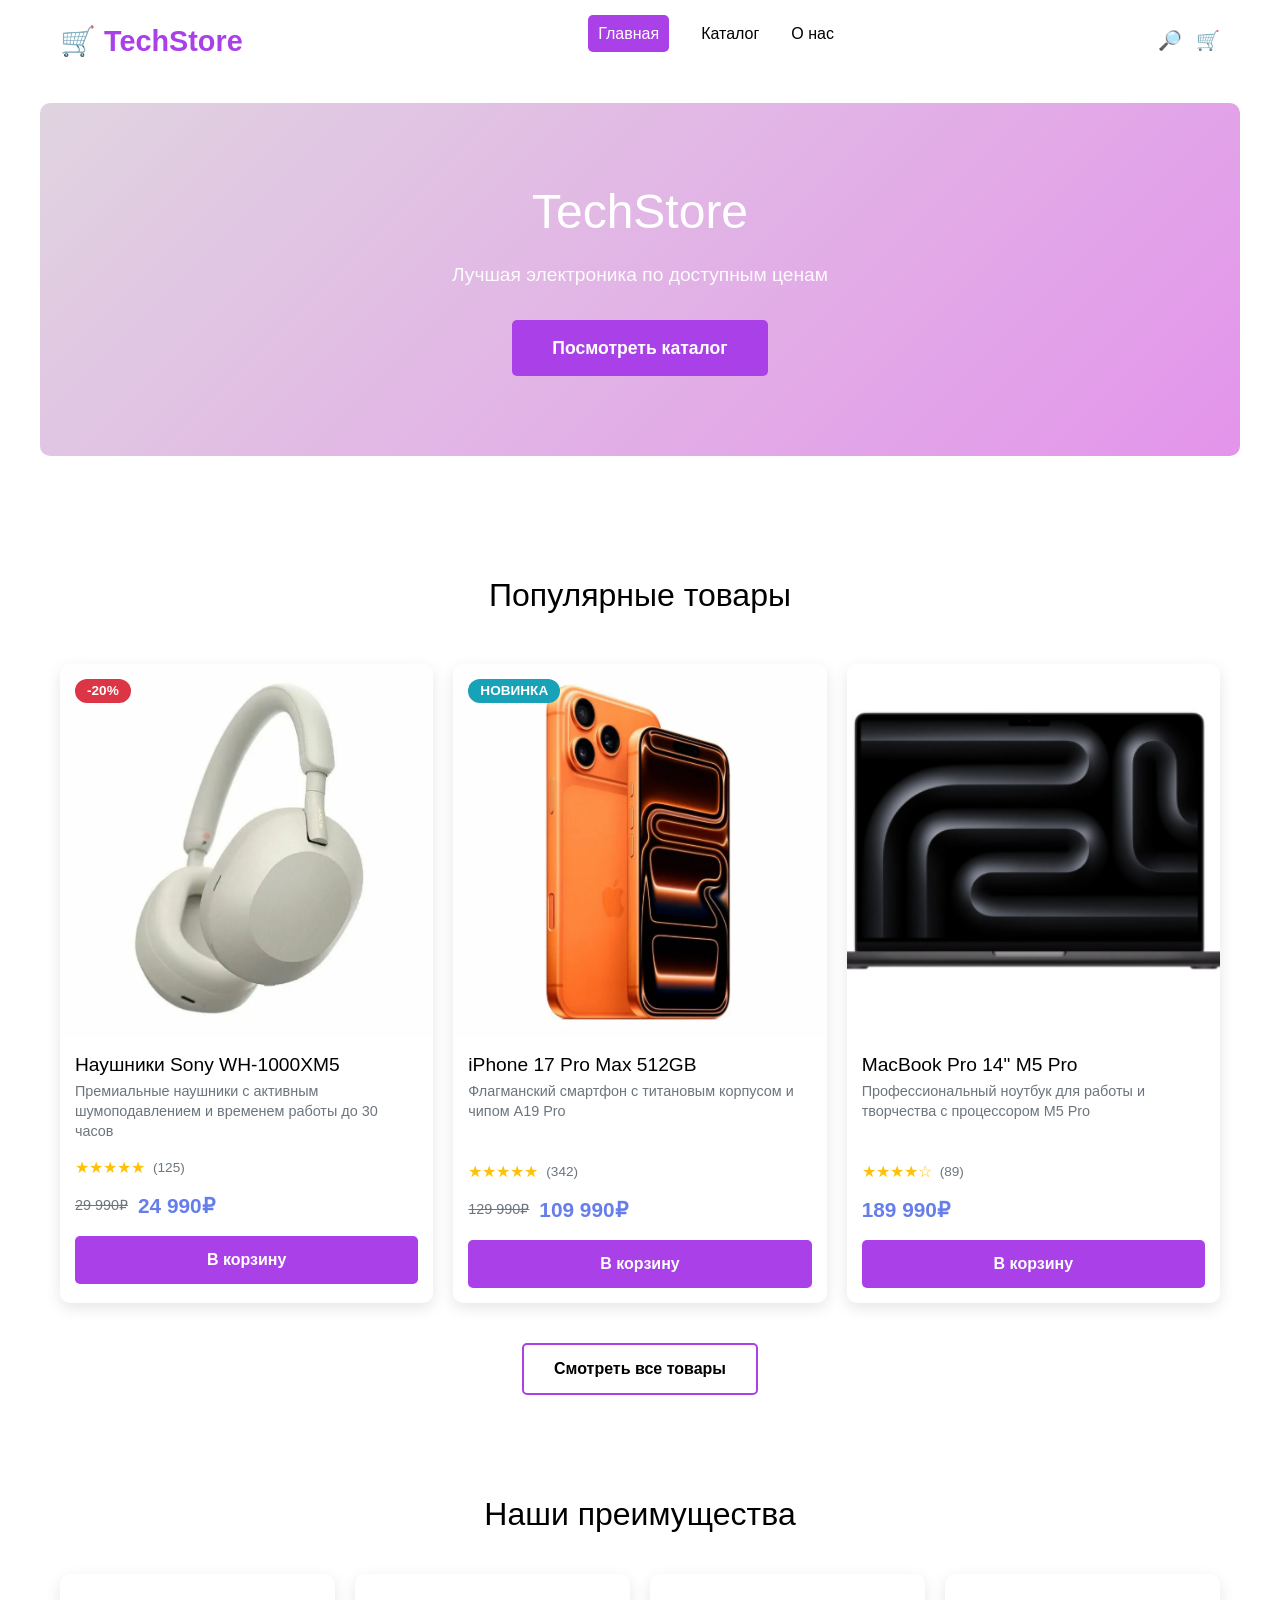
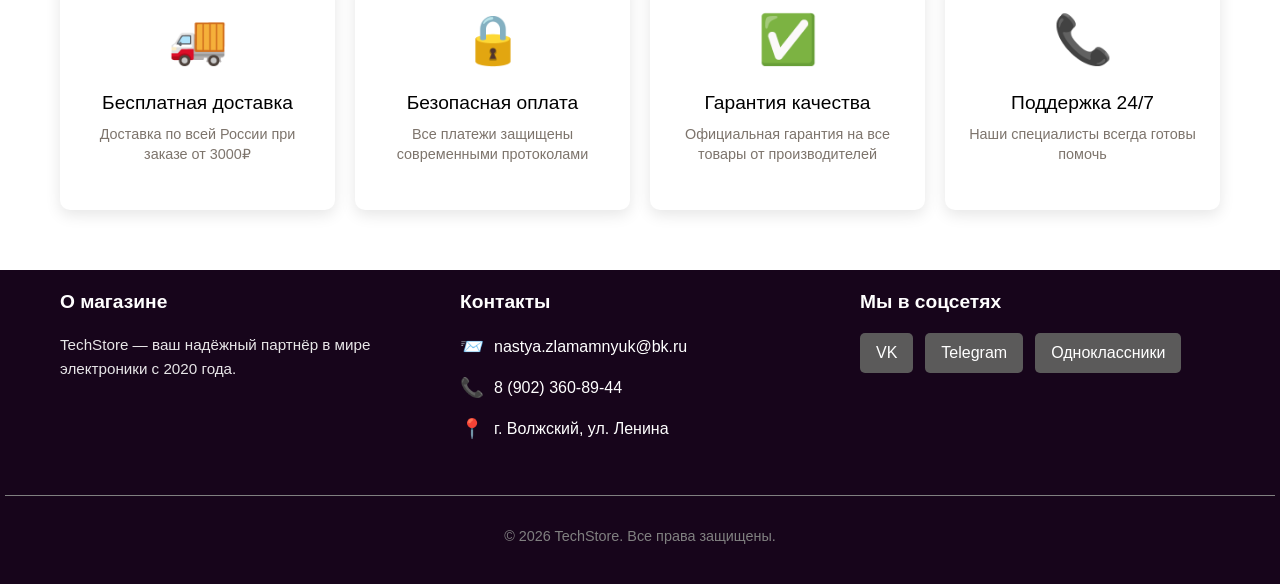
<file: index.html>
<!DOCTYPE html>
<html lang="ru">

<head>
    <meta charset="UTF-8">
    <meta name="viewport" content="width=device-width, initial-scale=1.0">
    <title>Главная</title>
    <link href="https://cdn.jsdelivr.net/npm/bootstrap@5.3.8/dist/css/bootstrap.min.css" rel="stylesheet" integrity="sha384-
sRIl4kxILFvY47J16cr9ZwB07vP4J8+LH7qKQnuqkuIAvNWLzeN8tE5YBujZqJLB" crossorigin="anonymous">
    <script src="https://cdn.jsdelivr.net/npm/bootstrap@5.3.8/dist/js/bootstrap.bundle.min.js" integrity="sha384-
FKyoEForCGlyvwx9Hj09JcYn3nv7wiPVlz7YYwJrWVcXK/BmnVDxM+D2scQbITxI" crossorigin="anonymous"></script>
 <link rel="stylesheet" href="css/style.css">
</head>

<body>
    <!-- Шапка (Header) -->
    <header>
        <div class="container">
            <div class="header-inner">
                <div class="logo">🛒 TechStore</div>
                <nav>
                    <ul class="nav-list">
                        <li><a href="index.html" class="active">Главная</a></li>
                        <li><a href="catalog.html">Каталог</a></li>
                        <li><a href="about.html">О нас</a></li>
                    </ul>
                </nav>
                <div class="header-actions">
                    <button>🔎</button>
                    <button>🛒</button>
                </div>
            </div>
        </div>
    </header>
    <!-- Главный баннер (Hero Section) -->
    <main>
        <section class="hero">
            <div class="container">
                <h1>TechStore</h1>
                <p>Лучшая электроника по доступным ценам</p>
                <a href="catalog.html" class="btn">Посмотреть каталог</a>
            </div>
        </section>
        <!-- Секция "Популярные товары" -->
        <section class="popular">
            <div class="container">
                <h2>Популярные товары</h2>
                <div class="products-grid">
                    <div class="product-card">
                        <div class="badge">-20%</div>
                        <div class="product-image">
                            <img src="img/products/product_1.png" alt="Наушники Sony WH-1000XM5">
                        </div>
                        <h3>Наушники Sony WH-1000XM5</h3>
                        <p class="description">Премиальные наушники с активным шумоподавлением и временем работы до 30
                            часов</p>
                            
                        <div class="rating">
                            <span class="stars">★★★★★</span>
                            <span class="count">(125)</span>
                        </div>
                        <div class="price">
                            <span class="old">29 990₽</span>
                            <span class="current">24 990₽</span>
                        </div>
                        <button class="btn">В корзину</button>
                    </div>
                    <div class="product-card">
                        <div class="badge new">НОВИНКА</div>
                        <div class="product-image">
                            <img src="img/products/product_2.png" alt="iPhone 17 Pro Max 512GB">
                        </div>
                        <h3>iPhone 17 Pro Max 512GB</h3>
                        <p class="description">Флагманский смартфон с титановым корпусом и чипом А19 Pro
                            
                        </p>
                        <br>
                        <div class="rating">
                            <span class="stars">★★★★★</span>
                            <span class="count">(342)</span>
                        </div>
                        <div class="price">
                            <span class="old">129 990₽</span>
                            <span class="current">109 990₽</span>
                        </div>
                        <button class="btn">В корзину</button>
                    </div>
                    <div class="product-card">
                        <div class="product-image">
                            <img src="img/products/product_3.png" alt="MacBook Pro 14` M5 Pro">
                        </div>
                        <h3>MacBook Pro 14" M5 Pro</h3>
                        <p class="description">Профессиональный ноутбук для работы и творчества с процессором M5 Pro</p>
                        <br>
                        <div class="rating">
                            <span class="stars">★★★★☆</span>
                            <span class="count">(89)</span>
                        </div>
                        <div class="price">
                            <span class="current">189 990₽</span>
                        </div>
                        <button class="btn">В корзину</button>
                    </div>
                </div>
                <div class="text-center">
                    <a href="catalog.html" class="btn-outline">Смотреть все товары</a>
                </div>
            </div>
        </section>
        <!-- Секция "Наши преимущества" -->
        <section class="features">
            <div class="container">
                <h2>Наши преимущества</h2>
                <div class="features-grid">
                    <div class="feature-card">
                        <div class="feature-icon">🚚</div>
                        <h3>Бесплатная доставка</h3>
                        <p>Доставка по всей России при заказе от 3000₽</p>
                    </div>
                    <div class="feature-card">
                        <div class="feature-icon">🔒</div>
                        <h3>Безопасная оплата</h3>
                        <p>Все платежи защищены современными протоколами</p>
                    </div>
                    <div class="feature-card">
                        <div class="feature-icon">✅</div>
                        <h3>Гарантия качества</h3>
                        <p>Официальная гарантия на все товары от производителей</p>
                    </div>
                    <div class="feature-card">
                        <div class="feature-icon">📞</div>
                        <h3>Поддержка 24/7</h3>
                        <p>Наши специалисты всегда готовы помочь</p>
                    </div>
                </div>
            </div>
        </section>
    </main>
    <!-- Футер (Footer) -->
    <footer>
        <div class="container">
            <div class="footer-section">
                <h3>О магазине</h3>
                <p>TechStore — ваш надёжный партнёр в мире электроники с 2020 года.</p>
            </div>
            <div class="footer-section">
                <h3>Контакты</h3>
                <div class="contact-item">
                    <span class="contact-icon">📨</span>
                    <span>nastya.zlamamnyuk@bk.ru</span>
                </div>
                <div class="contact-item">
                    <span class="contact-icon">📞</span>
                    <span>8 (902) 360-89-44</span>
                </div>
                <div class="contact-item">
                    <span class="contact-icon">📍</span>
                    <span>г. Волжский, ул. Ленина</span>
                </div>
            </div>
            <div class="footer-section">
                <h3>Мы в соцсетях</h3>
                <div class="social-links">
                    <a href="https://vk.com/zlamanyuk10">VK</a>
                    <a href="https://t.me/anastaaaaasia1">Telegram</a>
                    <a href="#">Одноклассники</a>
                </div>
            </div>
        </div>
        <div class="footer-bottom">
            <p>© 2026 TechStore. Все права защищены.</p>
        </div>
    </footer>
</body>

</html>
</file>
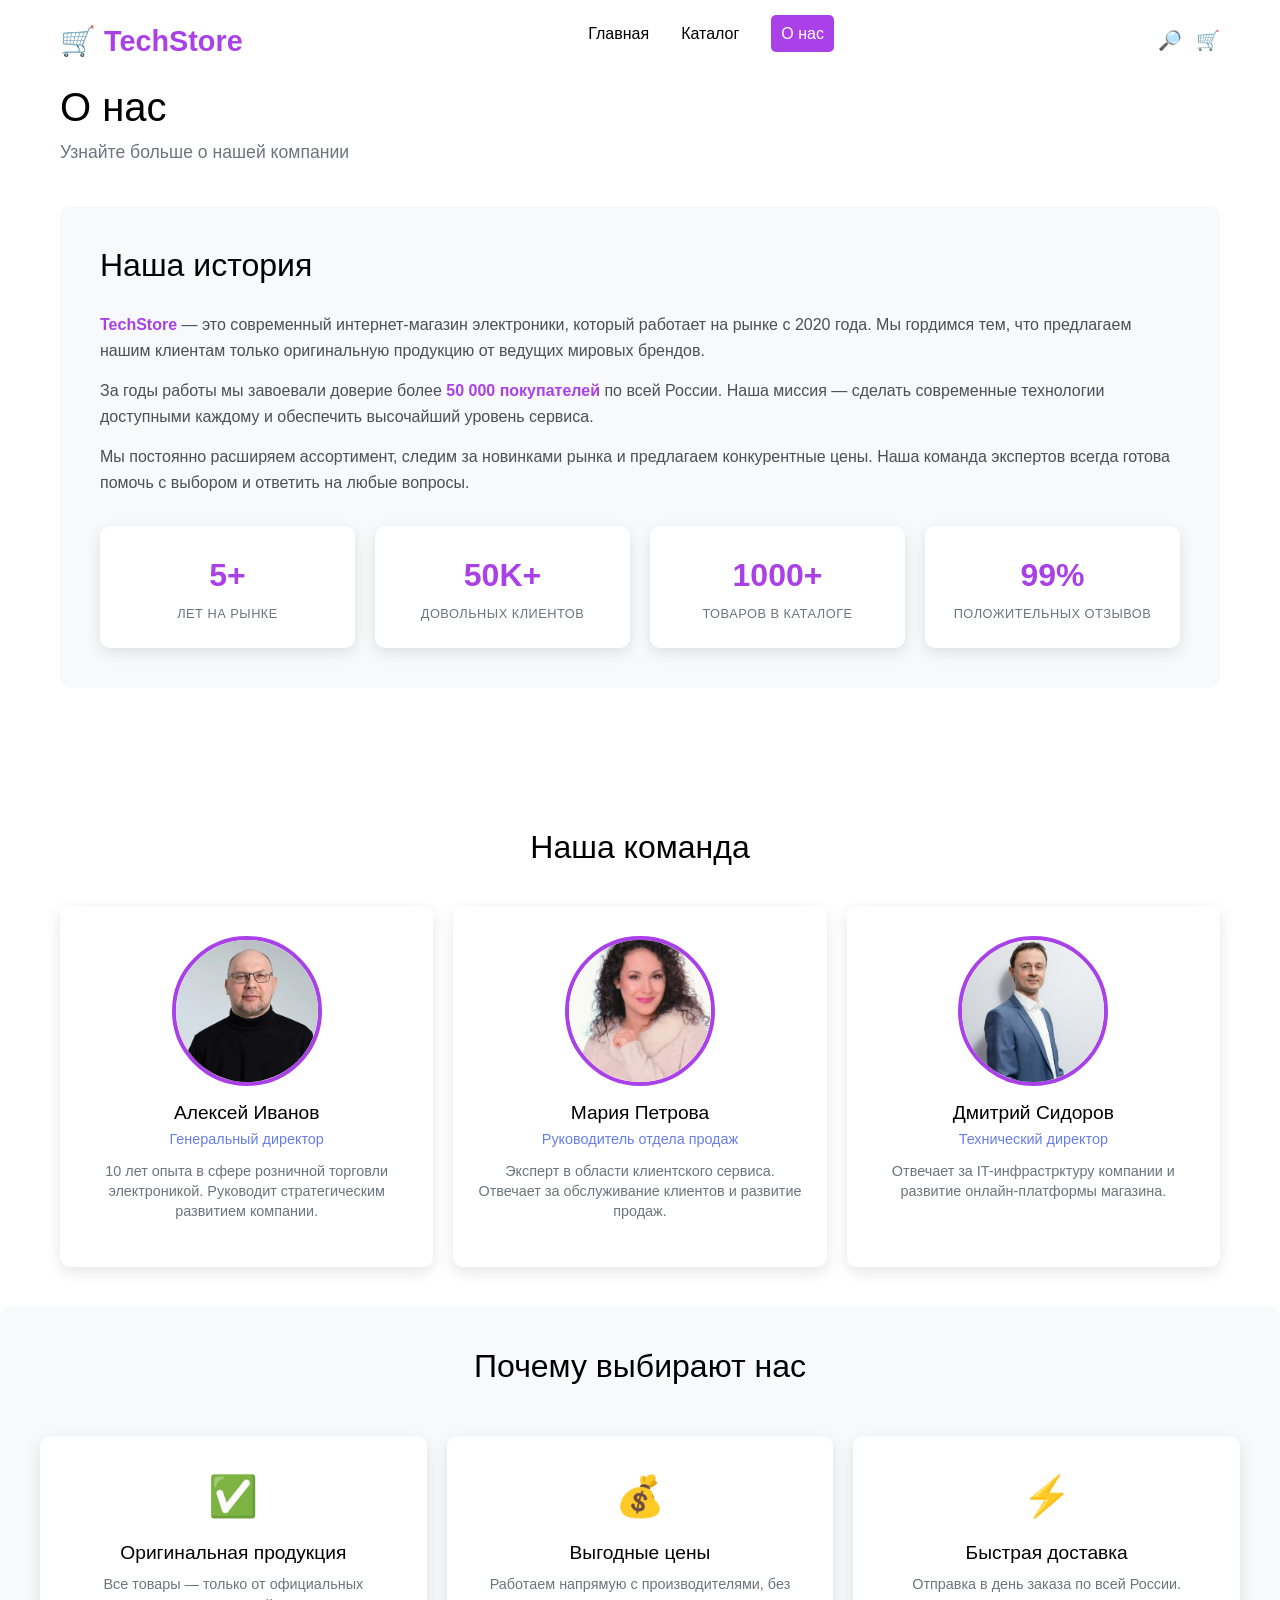
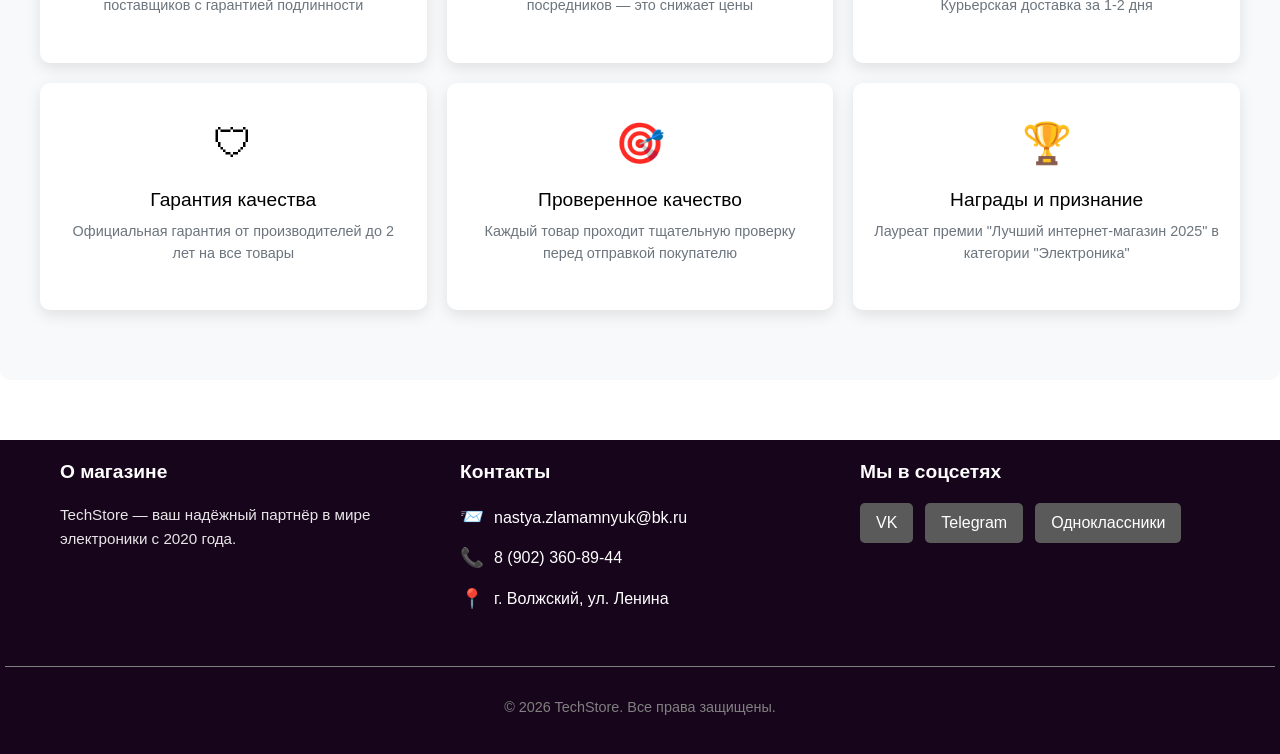
<file: about.html>
<!DOCTYPE html>
<html lang="ru">

<head>
    <meta charset="UTF-8">
    <meta name="viewport" content="width=device-width, initial-scale=1.0">
    <title>О нас</title>
    <link href="https://cdn.jsdelivr.net/npm/bootstrap@5.3.8/dist/css/bootstrap.min.css" rel="stylesheet" integrity="sha384-
sRIl4kxILFvY47J16cr9ZwB07vP4J8+LH7qKQnuqkuIAvNWLzeN8tE5YBujZqJLB" crossorigin="anonymous">
    <script src="https://cdn.jsdelivr.net/npm/bootstrap@5.3.8/dist/js/bootstrap.bundle.min.js" integrity="sha384-
FKyoEForCGlyvwx9Hj09JcYn3nv7wiPVlz7YYwJrWVcXK/BmnVDxM+D2scQbITxI" crossorigin="anonymous"></script>
<link rel="stylesheet" href="css/style.css">
</head>

<body>
    <!-- Шапка -->
    <header>
        <div class="container">
            <div class="header-inner">
                <div class="logo">🛒 TechStore</div>
                <nav>
                    <ul class="nav-list">
                        <li><a href="index.html">Главная</a></li>
                        <li><a href="catalog.html">Каталог</a></li>
                        <li><a href="about.html" class="active">О нас</a></li>
                    </ul>
                </nav>
                <div class="header-actions">
                    <button>🔎</button>
                    <button>🛒</button>
                </div>
            </div>
        </div>
    </header>
    <main>
        <!-- Заголовок страницы -->
        <div class="container">
            <h1>О нас</h1>
            <p class="section-subtitle">Узнайте больше о нашей компании</p>
            <!-- Секция "О магазине" -->
            <section class="about-section">
                <div class="about-container">
                    <h2>Наша история</h2>
                    <div class="about-content">
                        <p><strong>TechStore</strong> — это современный интернет-магазин электроники, который работает
                            на рынке с 2020 года. Мы гордимся тем, что предлагаем нашим клиентам только оригинальную
                            продукцию от ведущих мировых брендов.</p>
                        <p>За годы работы мы завоевали доверие более <strong>50 000 покупателей</strong> по всей России.
                            Наша миссия — сделать современные технологии доступными каждому и обеспечить высочайший
                            уровень сервиса.</p>
                        <p>Мы постоянно расширяем ассортимент, следим за новинками рынка и предлагаем конкурентные цены.
                            Наша команда экспертов всегда готова помочь с выбором и ответить на любые вопросы.</p>
                    </div>
                    <div class="stats-mini-grid">
                        <div class="stat-mini-item">
                            <div class="stat-mini-number">5+</div>
                            <div class="stat-mini-text">ЛЕТ НА РЫНКЕ</div>
                        </div>
                        <div class="stat-mini-item">
                            <div class="stat-mini-number">50K+</div>
                            <div class="stat-mini-text">ДОВОЛЬНЫХ КЛИЕНТОВ</div>
                        </div>
                        <div class="stat-mini-item">
                            <div class="stat-mini-number">1000+</div>
                            <div class="stat-mini-text">ТОВАРОВ В КАТАЛОГЕ</div>
                        </div>
                        <div class="stat-mini-item">
                            <div class="stat-mini-number">99%</div>
                            <div class="stat-mini-text">ПОЛОЖИТЕЛЬНЫХ ОТЗЫВОВ</div>
                        </div>
                    </div>
                </div>
            </section>
            <!-- Секция "Наша команда" -->
            <section class="team">
                <h2>Наша команда</h2>
                <div class="team-grid">
                    <div class="team-card">
                        <div class="team-photo">
                            <img src="img/about/team_1.png" alt="Алексей Иванов">
                        </div>
                        <h3>Алексей Иванов</h3>
                        <p class="team-position">Генеральный директор</p>
                        <p class="team-exp">10 лет опыта в сфере розничной торговли электроникой. Руководит
                            стратегическим развитием компании.</p>
                    </div>
                    <div class="team-card">
                        <div class="team-photo">
                            <img src="img/about/team_2.png" alt="Мария Петрова">
                        </div>
                        <h3>Мария Петрова</h3>
                        <p class="team-position">Руководитель отдела продаж</p>
                        <p class="team-exp">Эксперт в области клиентского сервиса. Отвечает за обслуживание клиентов и
                            развитие продаж.</p>
                    </div>
                    <div class="team-card">
                        <div class="team-photo">
                            <img src="img/about/team_3.png" alt="Дмитрий Сидоров">
                        </div>
                        <h3>Дмитрий Сидоров</h3>
                        <p class="team-position">Технический директор</p>
                        <p class="team-exp">Отвечает за IT-инфрастрктуру компании и развитие онлайн-платформы магазина.
                        </p>
                    </div>
                </div>
            </section>
        </div>
        <!-- Секция "Почему выбирают нас" -->
        <section class="advantages-section">
            <div class="advantages-container">
                <h2>Почему выбирают нас</h2>
                <div class="advantages-grid">
                    <div class="advantage-card">
                        <div class="advantage-icon">✅</div>
                        <h3>Оригинальная продукция</h3>
                        <p>Все товары — только от официальных поставщиков с гарантией подлинности</p>
                    </div>
                    <div class="advantage-card">
                        <div class="advantage-icon">💰</div>
                        <h3>Выгодные цены</h3>
                        <p>Работаем напрямую с производителями, без посредников — это снижает цены</p>
                    </div>
                    <div class="advantage-card">
                        <div class="advantage-icon">⚡</div>
                        <h3>Быстрая доставка</h3>
                        <p>Отправка в день заказа по всей России. Курьерская доставка за 1-2 дня</p>
                    </div>
                    <div class="advantage-card">
                        <div class="advantage-icon">🛡</div>
                        <h3>Гарантия качества</h3>
                        <p>Официальная гарантия от производителей до 2 лет на все товары</p>
                    </div>
                    <div class="advantage-card">
                        <div class="advantage-icon">🎯</div>
                        <h3>Проверенное качество</h3>
                        <p>Каждый товар проходит тщательную проверку перед отправкой покупателю</p>
                    </div>
                    <div class="advantage-card">
                        <div class="advantage-icon">🏆</div>
                        <h3>Награды и признание</h3>
                        <p>Лауреат премии "Лучший интернет-магазин 2025" в категории "Электроника"</p>
                    </div>
                </div>
            </div>
        </section>
        </div>
    </main>
    <!-- Футер -->
    <footer>
        <div class="container">
            <div class="footer-section">
                <h3>О магазине</h3>
                <p>TechStore — ваш надёжный партнёр в мире электроники с 2020 года.</p>
            </div>
            <div class="footer-section">
                <h3>Контакты</h3>
                <div class="contact-item">
                    <span class="contact-icon">📨</span>
                    <span>nastya.zlamamnyuk@bk.ru</span>
                </div>
                <div class="contact-item">
                    <span class="contact-icon">📞</span>
                    <span>8 (902) 360-89-44</span>
                </div>
                <div class="contact-item">
                    <span class="contact-icon">📍</span>
                    <span>г. Волжский, ул. Ленина</span>
                </div>
            </div>
            <div class="footer-section">
                <h3>Мы в соцсетях</h3>
                <div class="social-links">
                    <a href="https://vk.com/zlamanyuk10">VK</a>
                    <a href="https://t.me/anastaaaaasia1">Telegram</a>
                    <a href="#">Одноклассники</a>
                </div>
            </div>
        </div>
        <div class="footer-bottom">
            <p>© 2026 TechStore. Все права защищены.</p>
        </div>
    </footer>
</body>

</html>
</file>
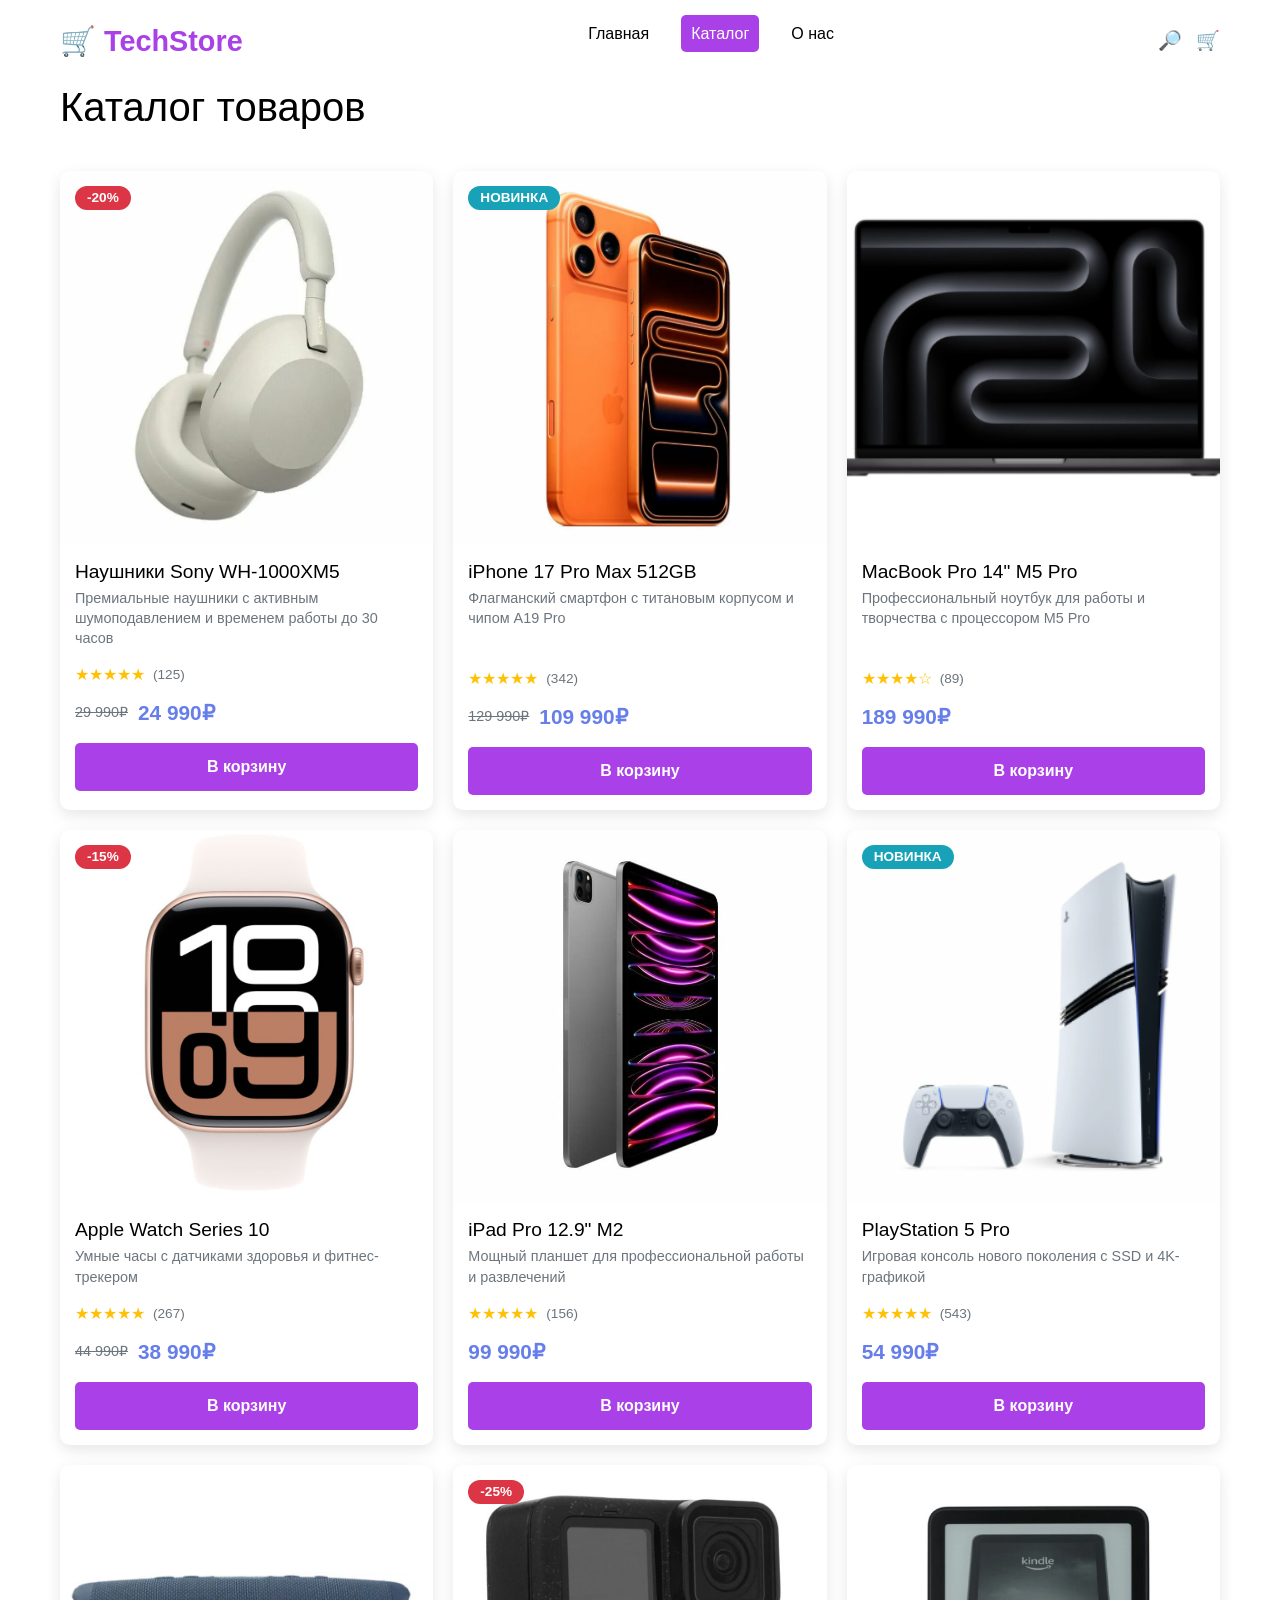
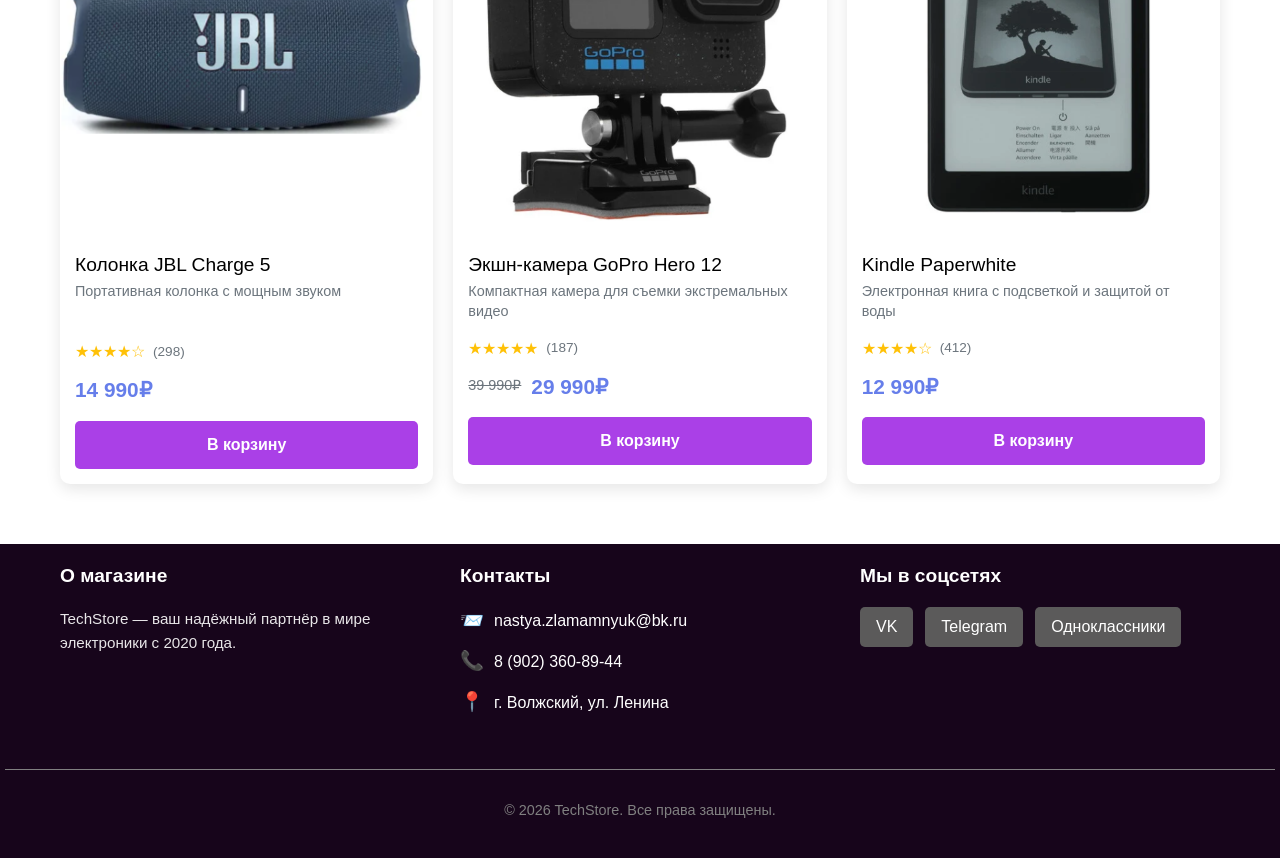
<file: catalog.html>
<!DOCTYPE html>
<html lang="ru">

<head>
  <meta charset="UTF-8">
  <meta name="viewport" content="width=device-width, initial-scale=1.0">
  <title>Каталог</title>
  <link href="https://cdn.jsdelivr.net/npm/bootstrap@5.3.8/dist/css/bootstrap.min.css" rel="stylesheet" integrity="sha384-
sRIl4kxILFvY47J16cr9ZwB07vP4J8+LH7qKQnuqkuIAvNWLzeN8tE5YBujZqJLB" crossorigin="anonymous">
  <script src="https://cdn.jsdelivr.net/npm/bootstrap@5.3.8/dist/js/bootstrap.bundle.min.js" integrity="sha384-
FKyoEForCGlyvwx9Hj09JcYn3nv7wiPVlz7YYwJrWVcXK/BmnVDxM+D2scQbITxI" crossorigin="anonymous"></script>
<link rel="stylesheet" href="css/style.css">
</head>

<body>
  <!-- Шапка -->
  <header>
    <div class="container">
      <div class="header-inner">
        <div class="logo">🛒 TechStore</div>
        <nav>
          <ul class="nav-list">
            <li><a href="index.html">Главная</a></li>
            <li><a href="catalog.html" class="active">Каталог</a></li>
            <li><a href="about.html">О нас</a></li>
          </ul>
        </nav>
        <div class="header-actions">
          <button>🔎</button>
          <button>🛒</button>
        </div>
      </div>
    </div>
  </header>
  <!-- Заголовок страницы -->
  <div class="container">
    <h1>Каталог товаров</h1>
    <!-- Сетка товаров -->
    <div class="products-grid">
      <div class="product-card">
        <div class="badge">-20%</div>
        <div class="product-image">
          <img src="img/products/product_1.png" alt="Наушники Sony WH-1000XM5">
        </div>
        <h3>Наушники Sony WH-1000XM5</h3>
        <p class="description">Премиальные наушники с активным шумоподавлением и временем работы до 30 часов</p>
        <div class="rating">
          <span class="stars">★★★★★</span>
          <span class="count">(125)</span>
        </div>
        <div class="price">
          <span class="old">29 990₽</span>
          <span class="current">24 990₽</span>
        </div>
        <button class="btn">В корзину</button>
      </div>
      <div class="product-card">
        <div class="badge new">НОВИНКА</div>
        <div class="product-image">
          <img src="img/products/product_2.png" alt="iPhone 17 Pro Max 512GB">
        </div>
        <h3>iPhone 17 Pro Max 512GB</h3>
        <p class="description">Флагманский смартфон с титановым корпусом и чипом А19 Pro</p>
        <br>
        <div class="rating">
          <span class="stars">★★★★★</span>
          <span class="count">(342)</span>
        </div>
        <div class="price">
          <span class="old">129 990₽</span>
          <span class="current">109 990₽</span>
        </div>
        <button class="btn">В корзину</button>
      </div>
      <div class="product-card">
        <div class="product-image">
          <img src="img/products/product_3.png" alt="MacBook Pro 14` M5 Pro">
        </div>
        <h3>MacBook Pro 14" M5 Pro</h3>
        <p class="description">Профессиональный ноутбук для работы и творчества с процессором M5 Pro</p>
        <br>
        <div class="rating">
          <span class="stars">★★★★☆</span>
          <span class="count">(89)</span>
        </div>
        <div class="price">
          <span class="current">189 990₽</span>
        </div>
        <button class="btn">В корзину</button>
      </div>
      <div class="product-card">
        <div class="badge">-15%</div>
        <div class="product-image">
          <img src="img/products/product_4.png" alt="Apple Watch Series 10">
        </div>
        <h3>Apple Watch Series 10</h3>
        <p class="description">Умные часы с датчиками здоровья и фитнес-трекером</p>
        <div class="rating">
          <span class="stars">★★★★★</span>
          <span class="count">(267)</span>
        </div>
        <div class="price">
          <span class="old">44 990₽</span>
          <span class="current">38 990₽</span>
        </div>
        <button class="btn">В корзину</button>
      </div>
      <div class="product-card">
        <div class="product-image">
          <img src="img/products/product_5.png" alt="iPad Pro 12.9` M2">
        </div>
        <h3>iPad Pro 12.9" M2</h3>
        <p class="description">Мощный планшет для профессиональной работы и развлечений</p>
        <div class="rating">
          <span class="stars">★★★★★</span>
          <span class="count">(156)</span>
        </div>
        <div class="price">
          <span class="current">99 990₽</span>
        </div>
        <button class="btn">В корзину</button>
      </div>
      <div class="product-card">
        <div class="badge new">НОВИНКА</div>
        <div class="product-image">
          <img src="img/products/product_6.png" alt="PlayStation 5 Pro">
        </div>
        <h3>PlayStation 5 Pro</h3>
        <p class="description">Игровая консоль нового поколения с SSD и 4K-графикой</p>
        <div class="rating">
          <span class="stars">★★★★★</span>
          <span class="count">(543)</span>
        </div>
        <div class="price">
          <span class="current">54 990₽</span>
        </div>
        <button class="btn">В корзину</button>
      </div>
      <div class="product-card">
        <div class="product-image">
          <img src="img/products/product_7.png" alt="Колонка JBL Charge 5">
        </div>
        <h3>Колонка JBL Charge 5</h3>
        <p class="description">Портативная колонка с мощным звуком</p>
        <br>
        <div class="rating">
          <span class="stars">★★★★☆</span>
          <span class="count">(298)</span>
        </div>
        <div class="price">
          <span class="current">14 990₽</span>
        </div>
        <button class="btn">В корзину</button>
      </div>
      <div class="product-card">
        <div class="badge">-25%</div>
        <div class="product-image">
          <img src="img/products/product_8.png" alt="Экшн-камера GoPro Hero 12">
        </div>
        <h3>Экшн-камера GoPro Hero 12</h3>
        <p class="description">Компактная камера для съемки экстремальных видео </p>
        <div class="rating">
          <span class="stars">★★★★★</span>
          <span class="count">(187)</span>
        </div>
        <div class="price">
          <span class="old">39 990₽</span>
          <span class="current">29 990₽</span>
        </div>
        <button class="btn">В корзину</button>
      </div>
      <div class="product-card">
        <div class="product-image">
          <img src="img/products/product_9.png" alt="Kindle Paperwhite">
        </div>
        <h3>Kindle Paperwhite</h3>
        <p class="description">Электронная книга с подсветкой и защитой от воды</p>
        <div class="rating">
          <span class="stars">★★★★☆</span>
          <span class="count">(412)</span>
        </div>
        <div class="price">
          <span class="current">12 990₽</span>
        </div>
        <button class="btn">В корзину</button>
      </div>
    </div>
  </div>
  </main>
  <!-- Футер -->
  <footer>
    <div class="container">
      <div class="footer-section">
        <h3>О магазине</h3>
        <p>TechStore — ваш надёжный партнёр в мире электроники с 2020 года.</p>
      </div>
      <div class="footer-section">
        <h3>Контакты</h3>
        <div class="contact-item">
          <span class="contact-icon">📨</span>
          <span>nastya.zlamamnyuk@bk.ru</span>
        </div>
        <div class="contact-item">
          <span class="contact-icon">📞</span>
          <span>8 (902) 360-89-44</span>
        </div>
        <div class="contact-item">
          <span class="contact-icon">📍</span>
          <span>г. Волжский, ул. Ленина</span>
        </div>
      </div>
      <div class="footer-section">
        <h3>Мы в соцсетях</h3>
        <div class="social-links">
          <a href="https://vk.com/zlamanyuk10">VK</a>
          <a href="https://t.me/anastaaaaasia1">Telegram</a>
          <a href="#">Одноклассники</a>
        </div>
      </div>
    </div>
    <div class="footer-bottom">
      <p>© 2026 TechStore. Все права защищены.</p>
    </div>
  </footer>
</body>

</html>
</file>
<file: css/style.css>
* {
  margin: 0;
  padding: 0;
  box-sizing: border-box;
}

body {
  font-family: "Segoe UI", Tahoma, Geneva, Verdana, sans-serif;
  line-height: 1.5;
  color: #000000;
}

.container {
  max-width: 1200px;
  margin: 0 auto;
  padding: 0 20px;
}

.container h2 {
  text-align: center;
  padding-top: 100px;
  padding-bottom: 10px;
}

.header-inner {
  display: flex;
  justify-content: space-between;
  align-items: center;
  padding: 20px 0;
}

.logo {
  font-size: 1.8rem;
  font-weight: 700;
  color: #aa40e7;
}

.nav-list {
  display: flex;
  list-style: none;
  gap: 2rem;
}

.nav-list a {
  text-decoration: none;
  color: #000000;
  font-weight: 500;
  transition: color 0.3s ease;
  padding: 5px 0;
}

.nav-list a:hover {
  color: black;
}

.nav-list a.active {
  color: white;
  background-color: #aa40e7;
  border-radius: 5px;
  padding: 10px 10px;
}

header button {
  background: none;
  border: none;
  font-size: 1.2rem;
  cursor: pointer;
  margin-left: 10px;
  transition: transform 0.3s ease;
}

header button:hover {
  transform: scale(1.1);
}

.hero {
  background: linear-gradient(135deg, #e0d4e0 0%, #e394eb 100%);
  color: white;
  padding: 80px 0;
  text-align: center;
  margin: 20px auto;
  max-width: 1200px;
  border-radius: 10px;
  width: 100%;
}

.hero h1 {
  font-size: 3rem;
  margin-bottom: 20px;
  color: white;
}

.hero p {
  font-size: 1.2rem;
  margin-bottom: 30px;
  opacity: 0.95;
}

.hero .btn {
  background-color: #aa40e7;
  color: white;
  padding: 15px 40px;
  font-size: 1.1rem;
  border: none;
  border-radius: 5px;
  cursor: pointer;
  font-weight: 600;
  transition: transform 0.3s ease, box-shadow 0.3s ease;
  display: inline-block;
  text-decoration: none;
  width: auto;
  margin: 0;
}

.hero .btn:hover {
  transform: translateY(-3px);
  box-shadow: 0 10px 20px rgba(0, 0, 0, 0.2);
}

.features-grid {
  display: grid;
  grid-template-columns: repeat(4, 1fr);
  gap: 20px;
  margin: 30px 0;
}

.feature-card {
  background: white;
  border-radius: 10px;
  padding: 30px 20px;
  text-align: center;
  box-shadow: 0 5px 15px rgba(0, 0, 0, 0.1);
  transition: transform 0.3s ease, box-shadow 0.3s ease;
   display: flex;
  flex-direction: column;
  align-items: center; 
  justify-content: center;
}

.feature-card:hover {
  transform: translateY(-5px);
  box-shadow: 0 15px 30px rgba(0, 0, 0, 0.15);
}

.feature-icon {
  font-size: 3rem;
  margin-bottom: 15px;
}

.feature-card h3 {
  font-size: 1.2rem;
  margin-bottom: 10px;
  color: #000000;
}

.feature-card p {
  font-size: 0.9rem;
  color: #7d746c;
  line-height: 1.4;
}

.team-grid {
  display: grid;
  grid-template-columns: repeat(3, 1fr);
  gap: 20px;
  margin: 30px 0;
}

.team-card {
  background: white;
  border-radius: 10px;
  padding: 30px 20px;
  text-align: center;
  box-shadow: 0 5px 15px rgba(0, 0, 0, 0.1);
  transition: transform 0.3s ease;
}

.team-card:hover {
  transform: translateY(-5px);
}

.team-photo {
  width: 150px;
  height: 150px;
  margin: 0 auto 15px;
  border-radius: 50%;
  overflow: hidden;
  border: 4px solid #aa40e7;
}

.team-photo img {
  width: 100%;
  height: 100%;
  object-fit: cover;
}

.team-card h3 {
  font-size: 1.2rem;
  margin-bottom: 5px;
  color: #000000;
}

.team-position {
  color: #667eea;
  font-weight: 500;
  margin-bottom: 10px;
  font-size: 0.9rem;
}

.team-exp {
  color: #6c757d;
  font-size: 0.9rem;
  line-height: 1.4;
}

.advantages-section {
  background-color: #f8f9fa;
  border-radius: 10px;
  padding: 40px;
  margin: 40px 0;
  align-items: center;
  justify-content: center;
  text-align: center;
}

.advantages-container h2 {
  text-align: center;
  padding-top: 0;
  padding-bottom: 20px;
}

.advantages-grid {
  display: grid;
  grid-template-columns: repeat(3, 1fr);
  gap: 20px;
  margin: 30px 0;
}

.advantage-card {
  background: white;
  border-radius: 10px;
  padding: 30px 20px;
  box-shadow: 0 5px 15px rgba(0, 0, 0, 0.1);
  transition: transform 0.3s ease, box-shadow 0.3s ease;
}

.advantage-card:hover {
  transform: translateY(-5px);
  box-shadow: 0 15px 30px rgba(0, 0, 0, 0.15);
}

.advantage-icon {
  font-size: 2.5rem;
  margin-bottom: 15px;
}

.advantage-card h3 {
  font-size: 1.2rem;
  margin-bottom: 10px;
  color: #000000;
}

.advantage-card p {
  font-size: 0.9rem;
  color: #6c757d;
  line-height: 1.5;
}

.section-subtitle {
  color: #6c757d;
  font-size: 1.1rem;
  text-align: left;
  margin-bottom: 20px;
}

.about-section {
  background-color: #f8f9fa;
  border-radius: 10px;
  padding: 40px;
  margin: 40px 0;
}

.about-container h2 {
  text-align: left;
  padding-top: 0;
  padding-bottom: 20px;
}

.about-content {
  margin-bottom: 30px;
}

.about-content p {
  margin-bottom: 15px;
  line-height: 1.6;
  color: #495057;
}

.about-content strong {
  color: #aa40e7;
}

.stats-mini-grid {
  display: grid;
  grid-template-columns: repeat(4, 1fr);
  gap: 20px;
  margin-top: 30px;
}

.stat-mini-item {
  background: white;
  border-radius: 10px;
  padding: 25px 15px;
  text-align: center;
  box-shadow: 0 5px 15px rgba(0, 0, 0, 0.1);
  transition: transform 0.3s ease;
}

.stat-mini-item:hover {
  transform: translateY(-5px);
}

.stat-mini-number {
  font-size: 2rem;
  font-weight: 700;
  color: #aa40e7;
  margin-bottom: 5px;
}

.stat-mini-text {
  font-size: 0.8rem;
  color: #6c757d;
  letter-spacing: 0.5px;
}

.products-grid {
  display: grid;
  grid-template-columns: repeat(3, 1fr);
  gap: 20px;
  margin: 40px 0;
}

.product-card {
  background: white;
  border-radius: 10px;
  overflow: hidden;
  box-shadow: 0 5px 15px rgba(0, 0, 0, 0.1);
  transition: transform 0.3s ease, box-shadow 0.3s ease;
  position: relative;
  display: flex;
  flex-direction: column;
  height: 100%;
}

.product-card:hover {
  transform: translateY(-5px);
  box-shadow: 0 15px 30px rgba(0, 0, 0, 0.15);
}

.badge {
  position: absolute;
  top: 15px;
  left: 15px;
  background-color: #dc3545;
  color: white;
  padding: 5px 12px;
  border-radius: 20px;
  font-size: 0.85rem;
  font-weight: bold;
  z-index: 2;
}

.badge.new {
  left: 15px;
  right: auto;
  background-color: #17a2b8;
}

.product-image {
  background: linear-gradient(135deg, #e0d4e0 0%, #e394eb 100%);
  padding: 0;
  text-align: center;
  width: 100%;
   aspect-ratio: 1 / 1;
  
  display: flex;
  align-items: center;
  justify-content: center;
  overflow: hidden;
}

.product-image img {
  width: 100%;
  height: 100%;
  object-fit: cover;
}

.product-card h3 {
  font-size: 1.2rem;
  margin: 15px 15px 5px;
  color: #000000;
}

.description {
  font-size: 0.9rem;
  color: #6c757d;
  margin: 0 15px 15px;
  line-height: 1.4;
}

.rating {
  display: flex;
  align-items: center;
  gap: 8px;
  margin: 0 15px 10px;
}

.stars {
  color: #ffc107;
  font-size: 1rem;
}

.count {
  color: #6c757d;
  font-size: 0.85rem;
}

.price {
  margin: 0 15px 15px;
  display: flex;
  align-items: center;
  gap: 10px;
}

.old {
  text-decoration: line-through;
  color: #6c757d;
  font-size: 0.9rem;
}

.current {
  font-weight: bold;
  color: #667eea;
  font-size: 1.3rem;
}

.btn {
  background-color: #aa40e7;
  color: white;
  border: none;
  padding: 12px 15px;
  margin: 0 15px 15px;
  border-radius: 5px;
  cursor: pointer;
  font-weight: 600;
  transition: background-color 0.3s ease;
  width: calc(100% - 30px);
  align-self: center;
}

.btn:hover {
  background-color: #667eea;
}

.btn-outline {
  display: inline-block;
  padding: 12px 30px;
  background-color: transparent;
  color: #000000;
  border: 2px solid #aa40e7;
  border-radius: 5px;
  text-decoration: none;
  font-weight: 600;
  transition: all 0.3s ease;
  width: auto;
  min-width: auto;
}

.btn-outline:hover {
  background-color: #667eea;
  color: white;
}

.text-center {
  text-align: center;
  margin-top: 30px;
}

footer {
  background-color: #17051b;
  color: white;
  padding: 20px 5px;
  margin-top: 60px;
}

footer .container {
  display: grid;
  grid-template-columns: repeat(3, 1fr);
  gap: 40px;
}

.footer-section h3 {
  font-size: 1.2rem;
  margin-bottom: 20px;
  color: white;
  font-weight: 600;
}

.footer-section p {
  margin-bottom: 10px;
  font-size: 0.95rem;
  opacity: 0.9;
  line-height: 1.6;
}

.footer-section .contact-item {
  display: flex;
  align-items: center;
  gap: 10px;
  margin-bottom: 12px;
}

.footer-section .contact-icon {
  font-size: 1.2rem;
}

.social-links {
  display: flex;
  gap: 12px;
  flex-wrap: wrap;
}

.social-links a {
  color: white;
  font-size: 1rem;
  text-decoration: none;
  transition: all 0.3s ease;
  background-color: #5b5a5a;
  padding: 8px 16px;
  border-radius: 5px;
}

.social-links a:hover {
  background-color: #aa40e7;
  color: white;
  border-color: #aa40e7;
  transform: translateY(-2px);
}

.footer-bottom {
  border-top: 1px solid grey;
  margin-top: 40px;
  padding-top: 30px;
  text-align: center;
}

.footer-bottom p {
  color: grey;
  font-size: 0.9rem;
}

@media screen and (max-width: 768px) {
  .container {
    max-width: 720px;
  }
  
  .header-inner {
    flex-direction: column;
    gap: 15px;
    text-align: center;
  }
  
  .nav-list {
    flex-wrap: wrap;
    justify-content: center;
    gap: 15px;
  }
  
  .products-grid,
  .team-grid,
  .advantages-grid,
  .features-grid,
  .stats-mini-grid {
    grid-template-columns: repeat(2, 1fr);
    gap: 15px;
  }
  
  .hero {
    padding: 60px 0;
  }
  
  .hero h1 {
    font-size: 2.2rem;
  }
  
  .container h2 {
    padding-top: 60px;
    font-size: 2rem;
  }
  
  .about-section,
  .advantages-section {
    padding: 30px 20px;
  }
  
  footer .container {
    grid-template-columns: repeat(2, 1fr);
    gap: 30px;
    flex-direction: row;
  }
  
  .social-links {
    justify-content: center;
  }
}

@media screen and (max-width: 575px) {
  .container {
    max-width: 100%;
    padding: 0 15px;
  }
  
  .header-inner {
    flex-direction: column;
    gap: 15px;
    text-align: center;
    padding: 15px 0;
  }
  
  .nav-list {
    flex-wrap: wrap;
    justify-content: center;
    gap: 10px;
  }
  
  .nav-list a {
    font-size: 0.9rem;
    padding: 8px 12px;
  }
  
  .products-grid,
  .team-grid,
  .advantages-grid,
  .features-grid,
  .stats-mini-grid {
    grid-template-columns: 1fr;
    gap: 15px;
  }
  
  .hero {
    padding: 40px 0;
  }
  
  .hero h1 {
    font-size: 1.8rem;
  }
  
  .hero p {
    font-size: 1rem;
    margin-bottom: 20px;
  }
  
  .hero .btn {
    padding: 12px 25px;
    font-size: 1rem;
  }
  
  .container h2 {
    padding-top: 40px;
    font-size: 1.5rem;
  }
  
  .product-card h3 {
    font-size: 1rem;
  }
  
  .description {
    font-size: 0.85rem;
  }
  
  .current {
    font-size: 1.1rem;
  }
  
  .badge {
    font-size: 0.75rem;
    padding: 4px 10px;
  }
  
  .product-image {
    height: 150px;
  }
  
  .product-image img {
    width: 100%;
    height: 100%;
    object-fit: cover;
  }
  
  .team-photo {
    width: 120px;
    height: 120px;
  }
  
  .feature-card,
  .advantage-card,
  .team-card,
  .stat-mini-item {
    padding: 20px 15px;
    align-items: center;
  justify-content: center;
  }
  
  .feature-icon,
  .advantage-icon {
    font-size: 2.5rem;
    align-items: center;
  justify-content: center;
  }
  
  .stat-mini-number {
    font-size: 1.8rem;
  }
  
  .stat-mini-text {
    font-size: 0.8rem;
  }
  
  .about-section,
  .advantages-section {
    padding: 20px 15px;
  }
  
  .about-content p {
    font-size: 0.9rem;
  }
  
  footer {
    padding: 40px 0;
  }
  
  footer .container {
    grid-template-columns: 1fr;
    gap: 25px;
    text-align: center;
  }
  
  .footer-section .contact-item {
    justify-content: center;
  }
  
  .social-links {
    justify-content: center;
  }
}
@media screen and (min-width: 768px) and (max-width: 1199px) {
  .container {
    max-width: 960px;
  }
  
  .products-grid,
  .team-grid,
  .advantages-grid {
    grid-template-columns: repeat(2, 1fr);
  }
}
@media screen and (min-width: 576px) and (max-width: 767px) {
  .container {
    max-width: 540px;
  }
  
  .features-grid {
    grid-template-columns: repeat(2, 1fr);
  }
  
  .hero h1 {
    font-size: 2rem;
  }
}
</file>
